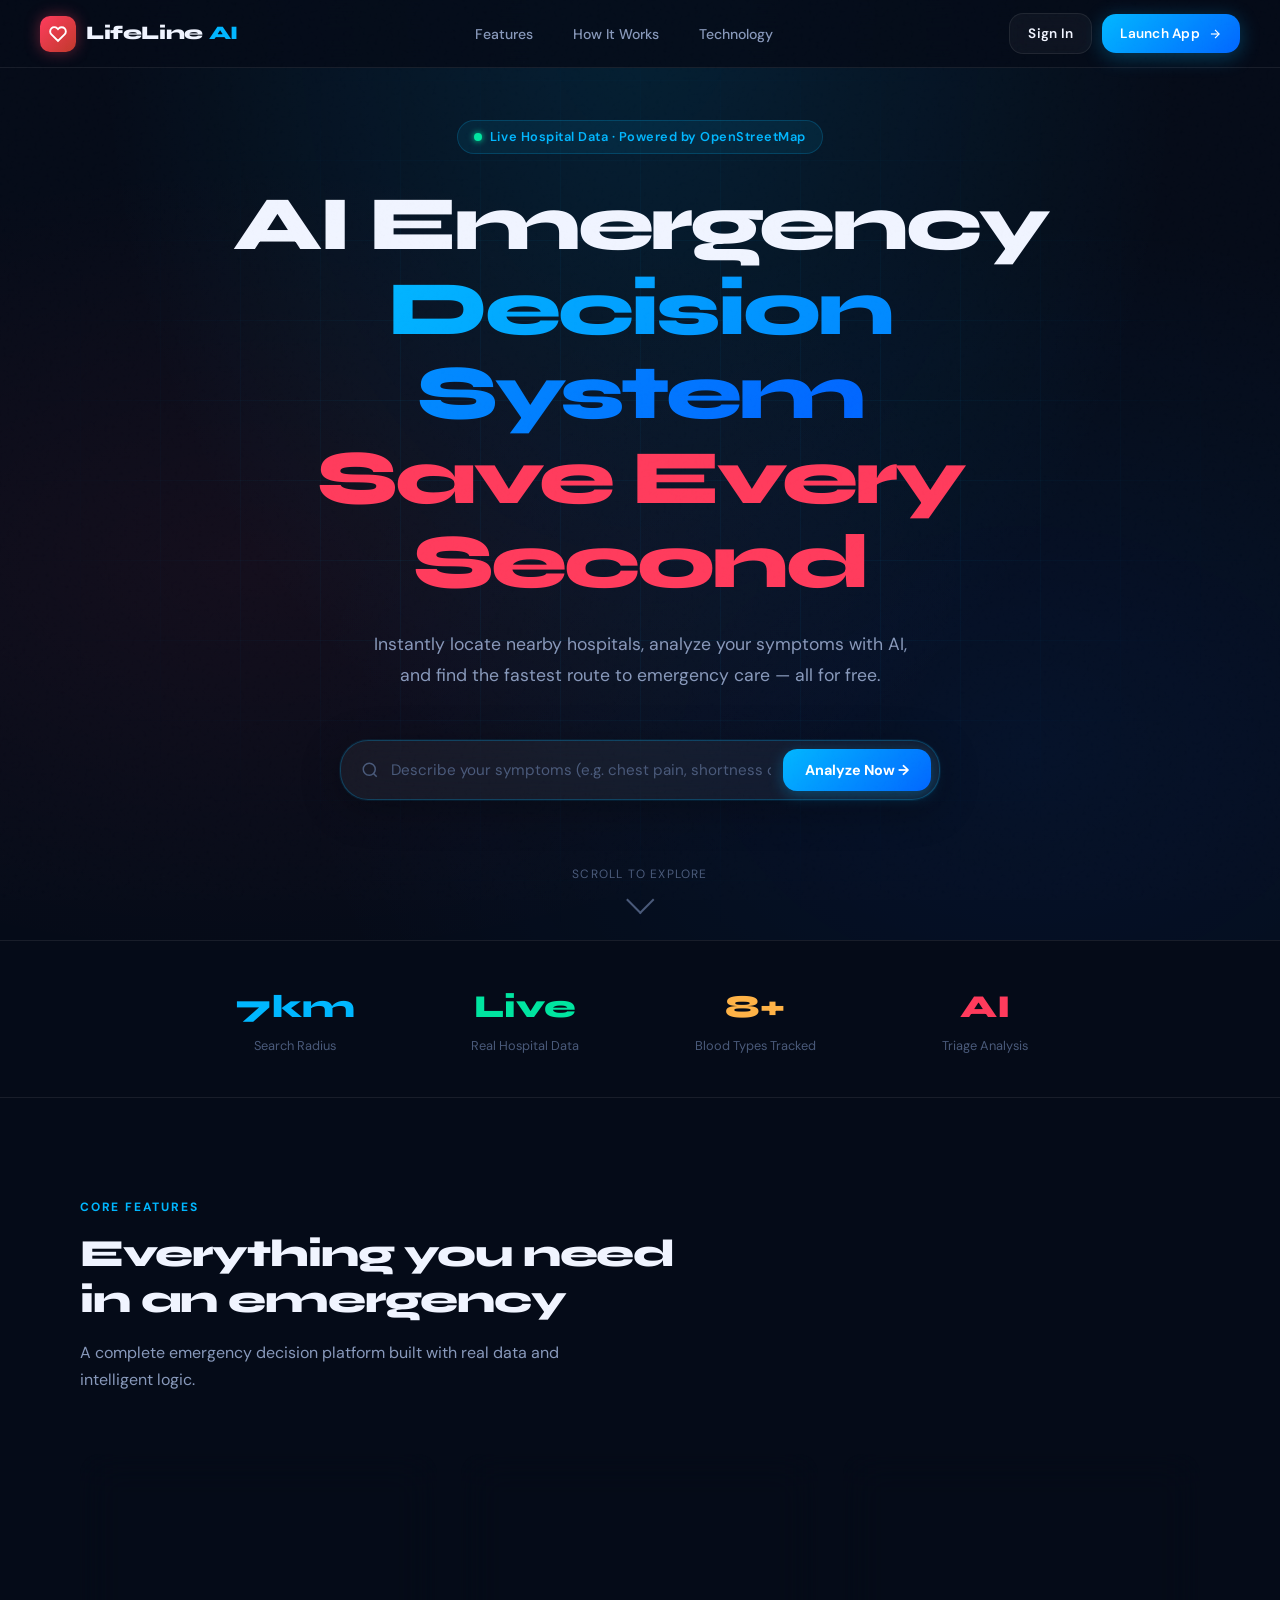
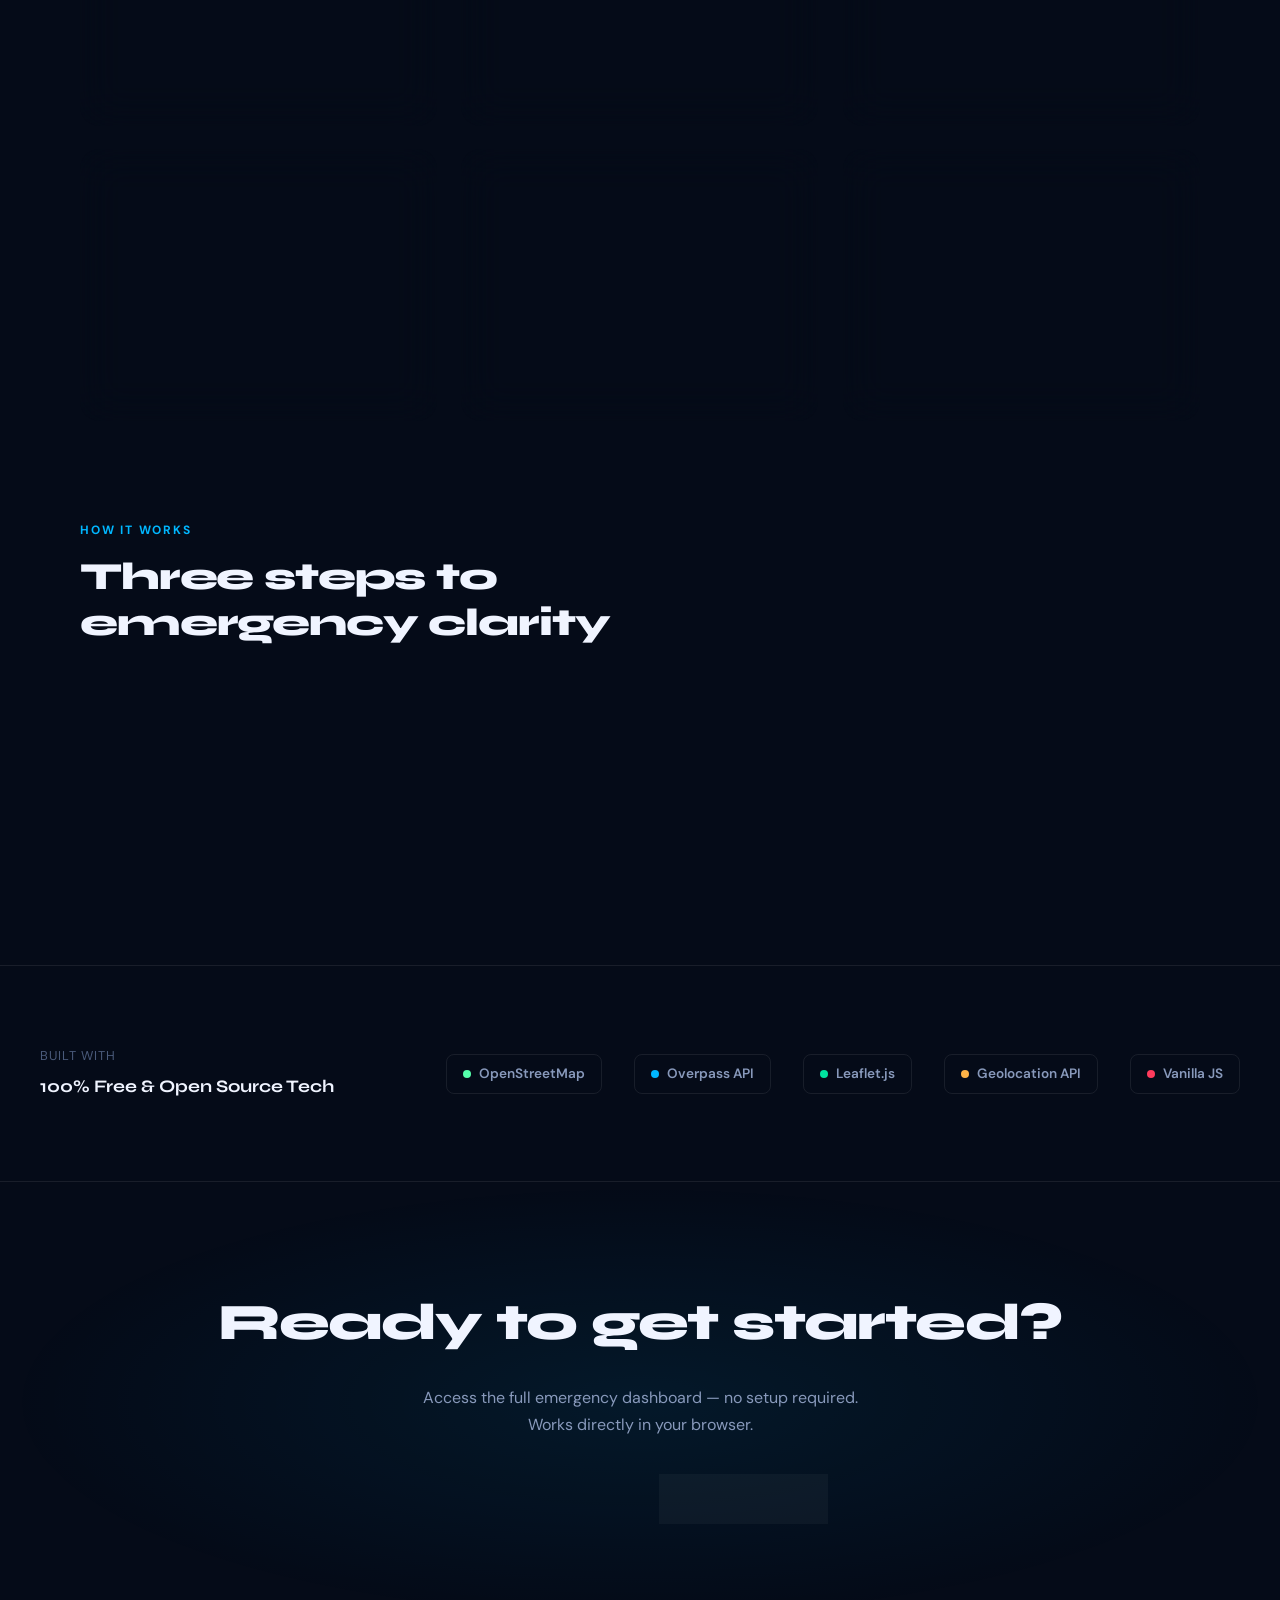
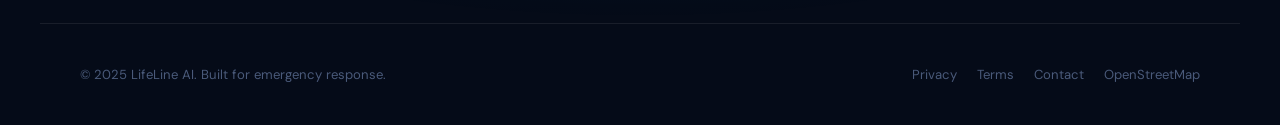
<file: Lifeline-AI-main/Lifeline-AI-main/index.html>
<!DOCTYPE html>
<html lang="en">
<head>
  <meta charset="UTF-8" />
  <meta name="viewport" content="width=device-width, initial-scale=1.0" />
  <title>LifeLine AI – Real-Time Emergency Decision System</title>
  <meta name="description" content="AI-powered emergency decision system. Find nearby hospitals, analyze symptoms, and get real-time blood availability data." />
  <link rel="stylesheet" href="css/main.css" />
  <link rel="stylesheet" href="css/animations.css" />
</head>
<body>

  <!-- ── Navbar ── -->
  <nav class="navbar">
    <a href="index.html" class="nav-logo">
      <div class="nav-logo-icon">
        <svg viewBox="0 0 24 24" fill="none" stroke="currentColor" stroke-width="2.5">
          <path d="M20.84 4.61a5.5 5.5 0 0 0-7.78 0L12 5.67l-1.06-1.06a5.5 5.5 0 0 0-7.78 7.78l1.06 1.06L12 21.23l7.78-7.78 1.06-1.06a5.5 5.5 0 0 0 0-7.78z"/>
        </svg>
      </div>
      <span class="nav-logo-text">LifeLine <span>AI</span></span>
    </a>

    <ul class="nav-links">
      <li><a href="#features">Features</a></li>
      <li><a href="#how-it-works">How It Works</a></li>
      <li><a href="#tech">Technology</a></li>
    </ul>

    <div class="nav-actions">
      <a href="login.html" class="btn btn-ghost" style="padding:9px 18px;font-size:0.85rem">Sign In</a>
      <a href="dashboard.html" class="btn btn-primary" style="padding:9px 18px;font-size:0.85rem">
        Launch App
        <svg viewBox="0 0 24 24" fill="none" stroke="currentColor" stroke-width="2" style="width:14px;height:14px">
          <line x1="5" y1="12" x2="19" y2="12"/>
          <polyline points="12 5 19 12 12 19"/>
        </svg>
      </a>
    </div>
  </nav>

  <!-- ── Hero ── -->
  <section class="hero">
    <div class="hero-bg"></div>
    <div class="hero-grid"></div>

    <div class="hero-badge animate-fade-in">
      <span class="pulse-dot green"></span>
      Live Hospital Data · Powered by OpenStreetMap
    </div>

    <h1 class="hero-title animate-fade-in-up delay-100">
      AI Emergency<br>
      <span class="hl-gradient">Decision System</span><br>
      <span class="hl-red">Save Every Second</span>
    </h1>

    <p class="hero-sub animate-fade-in-up delay-200">
      Instantly locate nearby hospitals, analyze your symptoms with AI, and find the fastest route to emergency care — all for free.
    </p>

    <div class="hero-input-box animate-fade-in-up delay-300">
      <svg viewBox="0 0 24 24" fill="none" stroke="currentColor" stroke-width="2" style="width:18px;height:18px;color:var(--text-muted);flex-shrink:0">
        <circle cx="11" cy="11" r="8"/><path d="m21 21-4.35-4.35"/>
      </svg>
      <input
        class="hero-input"
        type="text"
        placeholder="Describe your symptoms (e.g. chest pain, shortness of breath)..."
        id="heroSymptomInput"
        onkeypress="handleHeroEnter(event)"
      />
      <button class="hero-input-btn" onclick="launchWithSymptom()">
        Analyze Now →
      </button>
    </div>

    <div class="hero-scroll-hint">
      <span>Scroll to explore</span>
      <div class="hero-scroll-arrow"></div>
    </div>
  </section>

  <!-- ── Stats Bar ── -->
  <section style="border-top:1px solid var(--border);border-bottom:1px solid var(--border);padding:40px">
    <div style="max-width:900px;margin:0 auto;display:grid;grid-template-columns:repeat(4,1fr);gap:20px;text-align:center">
      <div class="animate-fade-in-up delay-100">
        <div style="font-family:var(--font-display);font-size:2rem;font-weight:800;color:var(--accent-primary)">7km</div>
        <div style="font-size:0.8rem;color:var(--text-muted);margin-top:4px">Search Radius</div>
      </div>
      <div class="animate-fade-in-up delay-200">
        <div style="font-family:var(--font-display);font-size:2rem;font-weight:800;color:var(--accent-success)">Live</div>
        <div style="font-size:0.8rem;color:var(--text-muted);margin-top:4px">Real Hospital Data</div>
      </div>
      <div class="animate-fade-in-up delay-300">
        <div style="font-family:var(--font-display);font-size:2rem;font-weight:800;color:var(--accent-warning)">8+</div>
        <div style="font-size:0.8rem;color:var(--text-muted);margin-top:4px">Blood Types Tracked</div>
      </div>
      <div class="animate-fade-in-up delay-400">
        <div style="font-family:var(--font-display);font-size:2rem;font-weight:800;color:var(--accent-emergency)">AI</div>
        <div style="font-size:0.8rem;color:var(--text-muted);margin-top:4px">Triage Analysis</div>
      </div>
    </div>
  </section>

  <!-- ── Features ── -->
  <section class="section" id="features">
    <div class="section-label">Core Features</div>
    <h2 class="section-title">Everything you need in an emergency</h2>
    <p class="section-sub">A complete emergency decision platform built with real data and intelligent logic.</p>

    <div class="features-grid stagger-list">
      <div class="feature-card glass-card">
        <div class="feature-icon fi-blue">
          <svg viewBox="0 0 24 24" fill="none" stroke="currentColor" stroke-width="2">
            <path d="M9 3H5a2 2 0 0 0-2 2v4m6-6h10a2 2 0 0 1 2 2v4M9 3v18m0 0h10a2 2 0 0 0 2-2V9M9 21H5a2 2 0 0 1-2-2V9m0 0h18"/>
          </svg>
        </div>
        <div class="feature-title">Smart Navigation</div>
        <div class="feature-desc">Uses your GPS location and OpenStreetMap Overpass API to find real hospitals within 7km radius in real time.</div>
      </div>

      <div class="feature-card glass-card">
        <div class="feature-icon fi-red">
          <svg viewBox="0 0 24 24" fill="none" stroke="currentColor" stroke-width="2">
            <path d="M20.84 4.61a5.5 5.5 0 0 0-7.78 0L12 5.67l-1.06-1.06a5.5 5.5 0 0 0-7.78 7.78l1.06 1.06L12 21.23l7.78-7.78 1.06-1.06a5.5 5.5 0 0 0 0-7.78z"/>
          </svg>
        </div>
        <div class="feature-title">AI Symptom Analysis</div>
        <div class="feature-desc">Describe your symptoms and get instant AI triage: urgency level, likely condition, recommended department, and action steps.</div>
      </div>

      <div class="feature-card glass-card">
        <div class="feature-icon fi-green">
          <svg viewBox="0 0 24 24" fill="none" stroke="currentColor" stroke-width="2">
            <path d="M12 2C6 8 4 12 4 15a8 8 0 0 0 16 0c0-3-2-7-8-13z"/>
          </svg>
        </div>
        <div class="feature-title">Blood Availability</div>
        <div class="feature-desc">Real-time blood bank data showing all blood groups (A+, B+, O-, AB+ etc.) across nearby hospitals with unit counts.</div>
      </div>

      <div class="feature-card glass-card">
        <div class="feature-icon fi-blue">
          <svg viewBox="0 0 24 24" fill="none" stroke="currentColor" stroke-width="2">
            <polygon points="1 6 1 22 8 18 16 22 23 18 23 2 16 6 8 2 1 6"/>
            <line x1="8" y1="2" x2="8" y2="18"/>
            <line x1="16" y1="6" x2="16" y2="22"/>
          </svg>
        </div>
        <div class="feature-title">Live Interactive Map</div>
        <div class="feature-desc">Powered by Leaflet.js and OpenStreetMap. See your location and all hospitals pinned on a live map with popup details.</div>
      </div>

      <div class="feature-card glass-card">
        <div class="feature-icon fi-red">
          <svg viewBox="0 0 24 24" fill="none" stroke="currentColor" stroke-width="2">
            <circle cx="12" cy="12" r="3"/>
            <path d="M12 1v2M12 21v2M4.22 4.22l1.42 1.42M18.36 18.36l1.42 1.42M1 12h2M21 12h2M4.22 19.78l1.42-1.42M18.36 5.64l1.42-1.42"/>
          </svg>
        </div>
        <div class="feature-title">Decision Engine</div>
        <div class="feature-desc">Intelligent ranking algorithm weighs distance, wait time, and availability to recommend the single best hospital for your situation.</div>
      </div>

      <div class="feature-card glass-card">
        <div class="feature-icon fi-green">
          <svg viewBox="0 0 24 24" fill="none" stroke="currentColor" stroke-width="2">
            <path d="M17 21v-2a4 4 0 0 0-4-4H5a4 4 0 0 0-4 4v2"/>
            <circle cx="9" cy="7" r="4"/>
            <path d="M23 21v-2a4 4 0 0 0-3-3.87"/>
            <path d="M16 3.13a4 4 0 0 1 0 7.75"/>
          </svg>
        </div>
        <div class="feature-title">Doctor Availability</div>
        <div class="feature-desc">Each hospital card shows estimated doctors on duty, wait time, and bed availability — helping you choose wisely under pressure.</div>
      </div>
    </div>
  </section>

  <!-- ── How It Works ── -->
  <section class="section" id="how-it-works" style="padding-top:0">
    <div class="section-label">How It Works</div>
    <h2 class="section-title">Three steps to emergency clarity</h2>

    <div style="display:grid;grid-template-columns:repeat(auto-fit,minmax(260px,1fr));gap:24px;margin-top:48px">
      <div style="position:relative" class="animate-fade-in-up delay-100">
        <div style="position:absolute;top:-8px;left:-8px;width:32px;height:32px;background:var(--gradient-accent);border-radius:8px;display:flex;align-items:center;justify-content:center;font-family:var(--font-display);font-size:0.9rem;font-weight:800;z-index:1">1</div>
        <div class="glass-card" style="padding:28px;padding-top:36px">
          <div style="font-family:var(--font-display);font-size:1rem;font-weight:700;margin-bottom:10px">Describe Symptoms</div>
          <div style="font-size:0.85rem;color:var(--text-secondary);line-height:1.7">Type what you're feeling. Our AI analyzes keywords and severity to classify urgency and suggest a department.</div>
        </div>
      </div>

      <div style="position:relative" class="animate-fade-in-up delay-200">
        <div style="position:absolute;top:-8px;left:-8px;width:32px;height:32px;background:var(--gradient-accent);border-radius:8px;display:flex;align-items:center;justify-content:center;font-family:var(--font-display);font-size:0.9rem;font-weight:800;z-index:1">2</div>
        <div class="glass-card" style="padding:28px;padding-top:36px">
          <div style="font-family:var(--font-display);font-size:1rem;font-weight:700;margin-bottom:10px">Find Hospitals</div>
          <div style="font-size:0.85rem;color:var(--text-secondary);line-height:1.7">We use your GPS + OpenStreetMap to find real hospitals within 7km and display them on an interactive live map.</div>
        </div>
      </div>

      <div style="position:relative" class="animate-fade-in-up delay-300">
        <div style="position:absolute;top:-8px;left:-8px;width:32px;height:32px;background:var(--gradient-emergency);border-radius:8px;display:flex;align-items:center;justify-content:center;font-family:var(--font-display);font-size:0.9rem;font-weight:800;z-index:1">3</div>
        <div class="glass-card" style="padding:28px;padding-top:36px">
          <div style="font-family:var(--font-display);font-size:1rem;font-weight:700;margin-bottom:10px">Get Best Recommendation</div>
          <div style="font-size:0.85rem;color:var(--text-secondary);line-height:1.7">Our decision engine ranks all hospitals by distance + wait time + availability and shows you the single best option.</div>
        </div>
      </div>
    </div>
  </section>

  <!-- ── Tech Stack ── -->
  <div class="tech-section" id="tech">
    <div class="tech-inner">
      <div>
        <div class="tech-label">Built With</div>
        <div style="font-family:var(--font-display);font-size:1.1rem;font-weight:700;margin-top:6px">100% Free & Open Source Tech</div>
      </div>
      <div class="tech-logos">
        <div class="tech-item">
          <span class="tech-item-dot" style="background:#5fa"],3bc"></span>
          OpenStreetMap
        </div>
        <div class="tech-item">
          <span class="tech-item-dot" style="background:#00b7ff"></span>
          Overpass API
        </div>
        <div class="tech-item">
          <span class="tech-item-dot" style="background:#00e5a0"></span>
          Leaflet.js
        </div>
        <div class="tech-item">
          <span class="tech-item-dot" style="background:#ffb347"></span>
          Geolocation API
        </div>
        <div class="tech-item">
          <span class="tech-item-dot" style="background:#ff3b5c"></span>
          Vanilla JS
        </div>
      </div>
    </div>
  </div>

  <!-- ── CTA ── -->
  <section class="cta-section">
    <div class="cta-bg"></div>
    <h2 class="cta-title animate-fade-in-up">Ready to get started?</h2>
    <p class="cta-sub animate-fade-in-up delay-100">
      Access the full emergency dashboard — no setup required. Works directly in your browser.
    </p>
    <div class="cta-actions animate-fade-in-up delay-200">
      <a href="dashboard.html" class="btn btn-primary">
        Open Dashboard
        <svg viewBox="0 0 24 24" fill="none" stroke="currentColor" stroke-width="2" style="width:14px;height:14px">
          <line x1="5" y1="12" x2="19" y2="12"/>
          <polyline points="12 5 19 12 12 19"/>
        </svg>
      </a>
      <a href="login.html" class="btn btn-ghost">Create Account</a>
    </div>
  </section>

  <!-- ── Footer ── -->
  <footer>
    <div class="footer">
      <div class="footer-copy">© 2025 LifeLine AI. Built for emergency response.</div>
      <div class="footer-links">
        <a href="#">Privacy</a>
        <a href="#">Terms</a>
        <a href="#">Contact</a>
        <a href="https://www.openstreetmap.org" target="_blank">OpenStreetMap</a>
      </div>
    </div>
  </footer>

  <script>
    function handleHeroEnter(e) {
      if (e.key === "Enter") launchWithSymptom();
    }
    function launchWithSymptom() {
      const val = document.getElementById("heroSymptomInput").value.trim();
      if (val) sessionStorage.setItem("hero_symptom", val);
      window.location.href = "dashboard.html";
    }

    // Intersection Observer for scroll animations
    const observer = new IntersectionObserver((entries) => {
      entries.forEach(e => {
        if (e.isIntersecting) {
          e.target.style.opacity = "1";
          e.target.style.transform = "translateY(0)";
        }
      });
    }, { threshold: 0.1 });

    document.querySelectorAll(".glass-card, .animate-fade-in-up").forEach(el => {
      el.style.opacity = "0";
      el.style.transform = "translateY(20px)";
      el.style.transition = "opacity 0.5s ease, transform 0.5s ease";
      observer.observe(el);
    });
  </script>
</body>
</html>
</file>
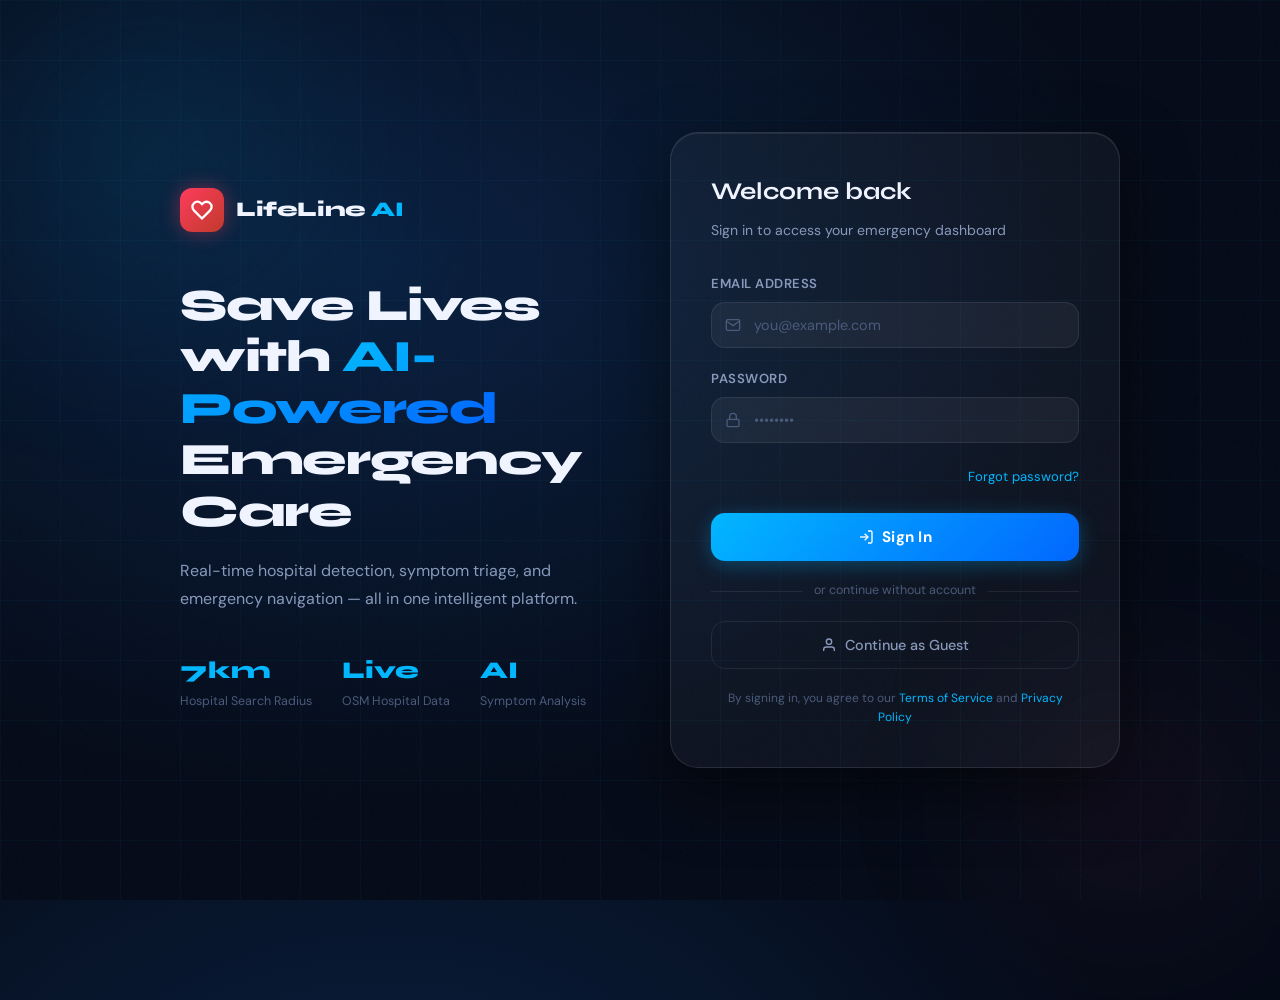
<file: Lifeline-AI-main/Lifeline-AI-main/login.html>
<!DOCTYPE html>
<html lang="en">
<head>
  <meta charset="UTF-8" />
  <meta name="viewport" content="width=device-width, initial-scale=1.0" />
  <title>LifeLine AI – Login</title>
  <link rel="stylesheet" href="css/main.css" />
  <link rel="stylesheet" href="css/animations.css" />
</head>
<body class="login-page">

  <!-- Background FX -->
  <div class="login-bg-orb login-bg-orb-1 float-orb"></div>
  <div class="login-bg-orb login-bg-orb-2 float-orb-2"></div>
  <div class="login-bg-grid"></div>

  <div class="login-container page-enter">

    <!-- Left: Branding -->
    <div class="login-branding animate-fade-in-up">
      <div class="login-logo">
        <div class="login-logo-icon">
          <svg viewBox="0 0 24 24" fill="none" stroke="currentColor" stroke-width="2.5">
            <path d="M20.84 4.61a5.5 5.5 0 0 0-7.78 0L12 5.67l-1.06-1.06a5.5 5.5 0 0 0-7.78 7.78l1.06 1.06L12 21.23l7.78-7.78 1.06-1.06a5.5 5.5 0 0 0 0-7.78z"/>
          </svg>
        </div>
        <div class="login-logo-text">LifeLine <span>AI</span></div>
      </div>

      <h1 class="login-headline">
        Save Lives<br>
        with <span class="hl-accent">AI-Powered</span><br>
        Emergency Care
      </h1>
      <p class="login-subtitle">
        Real-time hospital detection, symptom triage, and emergency navigation — all in one intelligent platform.
      </p>

      <div class="login-stats">
        <div class="login-stat">
          <div class="login-stat-value">7km</div>
          <div class="login-stat-label">Hospital Search Radius</div>
        </div>
        <div class="login-stat">
          <div class="login-stat-value">Live</div>
          <div class="login-stat-label">OSM Hospital Data</div>
        </div>
        <div class="login-stat">
          <div class="login-stat-value">AI</div>
          <div class="login-stat-label">Symptom Analysis</div>
        </div>
      </div>
    </div>

    <!-- Right: Login Card -->
    <div class="login-card animate-fade-in-up delay-200">
      <div class="login-card-title">Welcome back</div>
      <div class="login-card-sub">Sign in to access your emergency dashboard</div>

      <div id="loginError" class="login-error">
        Invalid email or password. Please try again.
      </div>

      <form id="loginForm" onsubmit="handleLogin(event)">
        <div class="form-group">
          <label class="form-label">Email Address</label>
          <div class="form-input-wrapper">
            <svg class="form-input-icon" viewBox="0 0 24 24" fill="none" stroke="currentColor" stroke-width="2">
              <path d="M4 4h16c1.1 0 2 .9 2 2v12c0 1.1-.9 2-2 2H4c-1.1 0-2-.9-2-2V6c0-1.1.9-2 2-2z"/>
              <polyline points="22,6 12,13 2,6"/>
            </svg>
            <input
              class="form-input"
              type="email"
              id="emailInput"
              placeholder="you@example.com"
              autocomplete="email"
              required
            />
          </div>
        </div>

        <div class="form-group">
          <label class="form-label">Password</label>
          <div class="form-input-wrapper">
            <svg class="form-input-icon" viewBox="0 0 24 24" fill="none" stroke="currentColor" stroke-width="2">
              <rect x="3" y="11" width="18" height="11" rx="2" ry="2"/>
              <path d="M7 11V7a5 5 0 0 1 10 0v4"/>
            </svg>
            <input
              class="form-input"
              type="password"
              id="passwordInput"
              placeholder="••••••••"
              autocomplete="current-password"
              required
            />
          </div>
        </div>

        <div class="form-forgot">
          <a href="#">Forgot password?</a>
        </div>

        <button type="submit" class="login-btn-primary" id="loginBtn">
          <svg viewBox="0 0 24 24" fill="none" stroke="currentColor" stroke-width="2" style="width:16px;height:16px">
            <path d="M15 3h4a2 2 0 0 1 2 2v14a2 2 0 0 1-2 2h-4"/>
            <polyline points="10 17 15 12 10 7"/>
            <line x1="15" y1="12" x2="3" y2="12"/>
          </svg>
          Sign In
        </button>
      </form>

      <div class="login-divider">
        <span>or continue without account</span>
      </div>

      <button class="login-btn-guest" onclick="continueAsGuest()">
        <svg viewBox="0 0 24 24" fill="none" stroke="currentColor" stroke-width="2" style="width:16px;height:16px">
          <path d="M20 21v-2a4 4 0 0 0-4-4H8a4 4 0 0 0-4 4v2"/>
          <circle cx="12" cy="7" r="4"/>
        </svg>
        Continue as Guest
      </button>

      <p style="text-align:center;font-size:0.75rem;color:var(--text-muted);margin-top:20px">
        By signing in, you agree to our
        <a href="#" style="color:var(--accent-primary)">Terms of Service</a> and
        <a href="#" style="color:var(--accent-primary)">Privacy Policy</a>
      </p>
    </div>
  </div>

  <script>
    // Demo credentials
    const DEMO_USERS = [
      { email: "demo@lifeline.ai", password: "demo123", name: "Demo User", role: "Patient", initials: "DU" },
      { email: "admin@lifeline.ai", password: "admin123", name: "Dr. Admin", role: "Medical Staff", initials: "DA" },
    ];

    function handleLogin(e) {
      e.preventDefault();
      const email = document.getElementById("emailInput").value.trim();
      const password = document.getElementById("passwordInput").value;
      const btn = document.getElementById("loginBtn");
      const errorEl = document.getElementById("loginError");

      btn.disabled = true;
      btn.innerHTML = '<span class="spinner"></span> Signing in...';
      errorEl.style.display = "none";

      setTimeout(() => {
        const user = DEMO_USERS.find(u => u.email === email && u.password === password);
        if (user) {
          sessionStorage.setItem("lifeline_user", JSON.stringify(user));
          btn.innerHTML = '✓ Success! Redirecting...';
          btn.style.background = 'linear-gradient(135deg,#00e5a0,#00b7a0)';
          setTimeout(() => { window.location.href = "dashboard.html"; }, 600);
        } else {
          btn.disabled = false;
          btn.innerHTML = '<svg viewBox="0 0 24 24" fill="none" stroke="currentColor" stroke-width="2" style="width:16px;height:16px"><path d="M15 3h4a2 2 0 0 1 2 2v14a2 2 0 0 1-2 2h-4"/><polyline points="10 17 15 12 10 7"/><line x1="15" y1="12" x2="3" y2="12"/></svg> Sign In';
          errorEl.style.display = "block";
        }
      }, 900);
    }

    function continueAsGuest() {
      const guest = { name: "Guest User", role: "Patient", initials: "GU" };
      sessionStorage.setItem("lifeline_user", JSON.stringify(guest));
      window.location.href = "dashboard.html";
    }
  </script>
</body>
</html>
</file>
<file: Lifeline-AI-main/Lifeline-AI-main/css/main.css>
/* =============================================
   LifeLine AI – main.css
   Production-grade stylesheet
   ============================================= */

@import url('https://fonts.googleapis.com/css2?family=Syne:wght@400;500;600;700;800&family=DM+Sans:ital,wght@0,300;0,400;0,500;0,600;1,400&display=swap');

/* ── CSS Variables ── */
:root {
  --bg-primary: #050b18;
  --bg-secondary: #080f1f;
  --bg-card: rgba(255, 255, 255, 0.04);
  --bg-card-hover: rgba(255, 255, 255, 0.07);
  --border: rgba(255, 255, 255, 0.08);
  --border-glow: rgba(0, 183, 255, 0.3);

  --accent-primary: #00b7ff;
  --accent-secondary: #0066ff;
  --accent-emergency: #ff3b5c;
  --accent-success: #00e5a0;
  --accent-warning: #ffb347;

  --text-primary: #f0f4ff;
  --text-secondary: #8899bb;
  --text-muted: #4a5a7a;

  --gradient-hero: linear-gradient(135deg, #050b18 0%, #0a1628 50%, #050b18 100%);
  --gradient-accent: linear-gradient(135deg, #00b7ff, #0066ff);
  --gradient-emergency: linear-gradient(135deg, #ff3b5c, #c0392b);
  --gradient-card: linear-gradient(145deg, rgba(0,183,255,0.06), rgba(0,102,255,0.03));

  --shadow-card: 0 8px 32px rgba(0, 0, 0, 0.4);
  --shadow-glow: 0 0 30px rgba(0, 183, 255, 0.15);
  --shadow-emergency: 0 0 40px rgba(255, 59, 92, 0.2);

  --radius-sm: 8px;
  --radius-md: 14px;
  --radius-lg: 20px;
  --radius-xl: 28px;

  --font-display: 'Syne', sans-serif;
  --font-body: 'DM Sans', sans-serif;

  --sidebar-width: 240px;
  --topbar-height: 64px;
  --transition: 0.2s cubic-bezier(0.4, 0, 0.2, 1);
}

/* ── Reset ── */
*, *::before, *::after { box-sizing: border-box; margin: 0; padding: 0; }

html { scroll-behavior: smooth; }

body {
  font-family: var(--font-body);
  background: var(--bg-primary);
  color: var(--text-primary);
  line-height: 1.6;
  min-height: 100vh;
  overflow-x: hidden;
}

a { color: inherit; text-decoration: none; }
button { font-family: var(--font-body); cursor: pointer; border: none; outline: none; }
input, textarea { font-family: var(--font-body); outline: none; border: none; }
img { max-width: 100%; display: block; }

/* ── Scrollbar ── */
::-webkit-scrollbar { width: 6px; }
::-webkit-scrollbar-track { background: var(--bg-secondary); }
::-webkit-scrollbar-thumb { background: rgba(0,183,255,0.3); border-radius: 3px; }
::-webkit-scrollbar-thumb:hover { background: rgba(0,183,255,0.5); }

/* ── Typography ── */
h1, h2, h3, h4, h5 { font-family: var(--font-display); font-weight: 700; }

/* =============================================
   SHARED COMPONENTS
   ============================================= */

.btn {
  display: inline-flex;
  align-items: center;
  gap: 8px;
  padding: 12px 24px;
  border-radius: var(--radius-md);
  font-family: var(--font-body);
  font-size: 0.9rem;
  font-weight: 600;
  transition: all var(--transition);
  cursor: pointer;
  letter-spacing: 0.02em;
}

.btn-primary {
  background: var(--gradient-accent);
  color: #fff;
  box-shadow: 0 4px 20px rgba(0, 183, 255, 0.3);
}
.btn-primary:hover {
  transform: translateY(-2px);
  box-shadow: 0 8px 30px rgba(0, 183, 255, 0.45);
}

.btn-emergency {
  background: var(--gradient-emergency);
  color: #fff;
  box-shadow: 0 4px 20px rgba(255, 59, 92, 0.3);
}
.btn-emergency:hover {
  transform: translateY(-2px);
  box-shadow: 0 8px 30px rgba(255, 59, 92, 0.45);
}

.btn-ghost {
  background: var(--bg-card);
  color: var(--text-primary);
  border: 1px solid var(--border);
  backdrop-filter: blur(10px);
}
.btn-ghost:hover {
  background: var(--bg-card-hover);
  border-color: var(--border-glow);
  transform: translateY(-2px);
}

.glass-card {
  background: var(--gradient-card);
  backdrop-filter: blur(20px);
  -webkit-backdrop-filter: blur(20px);
  border: 1px solid var(--border);
  border-radius: var(--radius-lg);
  box-shadow: var(--shadow-card);
  transition: all var(--transition);
}
.glass-card:hover {
  border-color: rgba(0, 183, 255, 0.2);
  box-shadow: var(--shadow-card), var(--shadow-glow);
  transform: translateY(-2px);
}

.badge {
  display: inline-flex;
  align-items: center;
  gap: 5px;
  padding: 4px 10px;
  border-radius: 20px;
  font-size: 0.75rem;
  font-weight: 600;
  letter-spacing: 0.04em;
}
.badge-success { background: rgba(0,229,160,0.12); color: var(--accent-success); border: 1px solid rgba(0,229,160,0.2); }
.badge-warning { background: rgba(255,179,71,0.12); color: var(--accent-warning); border: 1px solid rgba(255,179,71,0.2); }
.badge-danger  { background: rgba(255,59,92,0.12);  color: var(--accent-emergency); border: 1px solid rgba(255,59,92,0.2); }
.badge-info    { background: rgba(0,183,255,0.12);  color: var(--accent-primary); border: 1px solid rgba(0,183,255,0.2); }

.pulse-dot {
  width: 8px; height: 8px;
  border-radius: 50%;
  display: inline-block;
}
.pulse-dot.green { background: var(--accent-success); box-shadow: 0 0 6px var(--accent-success); }
.pulse-dot.red   { background: var(--accent-emergency); box-shadow: 0 0 6px var(--accent-emergency); }
.pulse-dot.yellow{ background: var(--accent-warning); box-shadow: 0 0 6px var(--accent-warning); }

/* ── Loading Spinner ── */
.spinner {
  width: 20px; height: 20px;
  border: 2px solid rgba(0,183,255,0.2);
  border-top-color: var(--accent-primary);
  border-radius: 50%;
  animation: spin 0.7s linear infinite;
  display: inline-block;
}

/* ── Noise texture overlay ── */
body::before {
  content: '';
  position: fixed;
  inset: 0;
  background-image: url("data:image/svg+xml,%3Csvg viewBox='0 0 256 256' xmlns='http://www.w3.org/2000/svg'%3E%3Cfilter id='noise'%3E%3CfeTurbulence type='fractalNoise' baseFrequency='0.9' numOctaves='4' stitchTiles='stitch'/%3E%3C/filter%3E%3Crect width='100%25' height='100%25' filter='url(%23noise)' opacity='0.03'/%3E%3C/svg%3E");
  pointer-events: none;
  z-index: 9999;
  opacity: 0.5;
}

/* =============================================
   LOGIN PAGE
   ============================================= */

.login-page {
  min-height: 100vh;
  display: flex;
  align-items: center;
  justify-content: center;
  background: radial-gradient(ellipse at 30% 30%, #0a2040 0%, #050b18 60%),
              radial-gradient(ellipse at 70% 80%, #0a1535 0%, transparent 60%);
  padding: 20px;
  position: relative;
  overflow: hidden;
}

.login-bg-orb {
  position: absolute;
  border-radius: 50%;
  filter: blur(80px);
  pointer-events: none;
}
.login-bg-orb-1 {
  width: 500px; height: 500px;
  background: radial-gradient(circle, rgba(0,183,255,0.12), transparent 70%);
  top: -100px; left: -100px;
}
.login-bg-orb-2 {
  width: 400px; height: 400px;
  background: radial-gradient(circle, rgba(255,59,92,0.08), transparent 70%);
  bottom: -100px; right: -50px;
}
.login-bg-grid {
  position: absolute;
  inset: 0;
  background-image:
    linear-gradient(rgba(0,183,255,0.04) 1px, transparent 1px),
    linear-gradient(90deg, rgba(0,183,255,0.04) 1px, transparent 1px);
  background-size: 60px 60px;
  pointer-events: none;
}

.login-container {
  position: relative;
  z-index: 10;
  display: grid;
  grid-template-columns: 1fr 1fr;
  gap: 60px;
  max-width: 960px;
  width: 100%;
  align-items: center;
}

.login-branding { padding: 20px; }
.login-logo {
  display: flex;
  align-items: center;
  gap: 12px;
  margin-bottom: 48px;
}
.login-logo-icon {
  width: 44px; height: 44px;
  background: var(--gradient-emergency);
  border-radius: 12px;
  display: flex;
  align-items: center;
  justify-content: center;
  box-shadow: 0 0 20px rgba(255,59,92,0.4);
}
.login-logo-icon svg { width: 22px; height: 22px; color: white; }
.login-logo-text {
  font-family: var(--font-display);
  font-size: 1.3rem;
  font-weight: 800;
  letter-spacing: -0.02em;
}
.login-logo-text span { color: var(--accent-primary); }

.login-headline {
  font-family: var(--font-display);
  font-size: 2.8rem;
  font-weight: 800;
  line-height: 1.15;
  letter-spacing: -0.03em;
  margin-bottom: 20px;
}
.login-headline .hl-accent { 
  background: var(--gradient-accent);
  -webkit-background-clip: text;
  -webkit-text-fill-color: transparent;
  background-clip: text;
}
.login-subtitle {
  color: var(--text-secondary);
  font-size: 1rem;
  line-height: 1.7;
  margin-bottom: 40px;
}
.login-stats {
  display: flex;
  gap: 30px;
}
.login-stat { text-align: left; }
.login-stat-value {
  font-family: var(--font-display);
  font-size: 1.5rem;
  font-weight: 800;
  color: var(--accent-primary);
}
.login-stat-label { font-size: 0.78rem; color: var(--text-muted); margin-top: 2px; }

.login-card {
  background: rgba(255,255,255,0.04);
  backdrop-filter: blur(24px);
  -webkit-backdrop-filter: blur(24px);
  border: 1px solid rgba(255,255,255,0.1);
  border-radius: var(--radius-xl);
  padding: 40px;
  box-shadow: 0 24px 64px rgba(0,0,0,0.5), inset 0 1px 0 rgba(255,255,255,0.08);
}

.login-card-title {
  font-family: var(--font-display);
  font-size: 1.5rem;
  font-weight: 700;
  margin-bottom: 8px;
}
.login-card-sub {
  color: var(--text-secondary);
  font-size: 0.88rem;
  margin-bottom: 32px;
}

.form-group {
  margin-bottom: 20px;
}
.form-label {
  display: block;
  font-size: 0.82rem;
  font-weight: 600;
  color: var(--text-secondary);
  margin-bottom: 8px;
  letter-spacing: 0.04em;
  text-transform: uppercase;
}
.form-input-wrapper {
  position: relative;
  display: flex;
  align-items: center;
}
.form-input-icon {
  position: absolute;
  left: 14px;
  width: 16px; height: 16px;
  color: var(--text-muted);
  pointer-events: none;
}
.form-input {
  width: 100%;
  padding: 13px 14px 13px 42px;
  background: rgba(255,255,255,0.05);
  border: 1px solid var(--border);
  border-radius: var(--radius-md);
  color: var(--text-primary);
  font-size: 0.9rem;
  transition: all var(--transition);
}
.form-input:focus {
  background: rgba(0,183,255,0.06);
  border-color: var(--accent-primary);
  box-shadow: 0 0 0 3px rgba(0,183,255,0.1);
}
.form-input::placeholder { color: var(--text-muted); }

.form-forgot {
  text-align: right;
  margin-bottom: 24px;
}
.form-forgot a {
  font-size: 0.82rem;
  color: var(--accent-primary);
  transition: opacity var(--transition);
}
.form-forgot a:hover { opacity: 0.7; }

.login-btn-primary {
  width: 100%;
  padding: 14px;
  background: var(--gradient-accent);
  color: white;
  border-radius: var(--radius-md);
  font-size: 0.95rem;
  font-weight: 700;
  letter-spacing: 0.02em;
  box-shadow: 0 4px 20px rgba(0,183,255,0.3);
  transition: all var(--transition);
  margin-bottom: 12px;
  display: flex;
  align-items: center;
  justify-content: center;
  gap: 8px;
}
.login-btn-primary:hover {
  transform: translateY(-2px);
  box-shadow: 0 8px 32px rgba(0,183,255,0.45);
}

.login-btn-guest {
  width: 100%;
  padding: 14px;
  background: transparent;
  color: var(--text-secondary);
  border: 1px solid var(--border);
  border-radius: var(--radius-md);
  font-size: 0.9rem;
  font-weight: 500;
  transition: all var(--transition);
  display: flex;
  align-items: center;
  justify-content: center;
  gap: 8px;
}
.login-btn-guest:hover {
  background: var(--bg-card);
  border-color: rgba(255,255,255,0.15);
  color: var(--text-primary);
}

.login-divider {
  display: flex;
  align-items: center;
  gap: 12px;
  margin: 20px 0;
}
.login-divider::before,
.login-divider::after {
  content: '';
  flex: 1;
  height: 1px;
  background: var(--border);
}
.login-divider span {
  font-size: 0.78rem;
  color: var(--text-muted);
  white-space: nowrap;
}

.login-error {
  background: rgba(255,59,92,0.1);
  border: 1px solid rgba(255,59,92,0.3);
  border-radius: var(--radius-sm);
  padding: 10px 14px;
  font-size: 0.83rem;
  color: #ff6b87;
  margin-bottom: 16px;
  display: none;
}

/* =============================================
   LANDING PAGE (index.html)
   ============================================= */

/* Navbar */
.navbar {
  position: fixed;
  top: 0; left: 0; right: 0;
  z-index: 100;
  display: flex;
  align-items: center;
  justify-content: space-between;
  padding: 0 40px;
  height: 68px;
  background: rgba(5,11,24,0.85);
  backdrop-filter: blur(20px);
  -webkit-backdrop-filter: blur(20px);
  border-bottom: 1px solid var(--border);
}

.nav-logo {
  display: flex;
  align-items: center;
  gap: 10px;
  font-family: var(--font-display);
  font-size: 1.2rem;
  font-weight: 800;
  letter-spacing: -0.02em;
}
.nav-logo-icon {
  width: 36px; height: 36px;
  background: var(--gradient-emergency);
  border-radius: 10px;
  display: flex;
  align-items: center;
  justify-content: center;
  box-shadow: 0 0 15px rgba(255,59,92,0.4);
}
.nav-logo-icon svg { width: 18px; height: 18px; color: white; }
.nav-logo-text span { color: var(--accent-primary); }

.nav-links {
  display: flex;
  align-items: center;
  gap: 8px;
  list-style: none;
}
.nav-links a {
  padding: 7px 16px;
  border-radius: 8px;
  font-size: 0.88rem;
  font-weight: 500;
  color: var(--text-secondary);
  transition: all var(--transition);
}
.nav-links a:hover { color: var(--text-primary); background: var(--bg-card); }

.nav-actions { display: flex; gap: 10px; align-items: center; }

/* Hero */
.hero {
  min-height: 100vh;
  display: flex;
  flex-direction: column;
  align-items: center;
  justify-content: center;
  text-align: center;
  padding: 120px 20px 80px;
  position: relative;
  overflow: hidden;
}

.hero-bg {
  position: absolute;
  inset: 0;
  background:
    radial-gradient(ellipse at 50% 0%, rgba(0,183,255,0.12) 0%, transparent 60%),
    radial-gradient(ellipse at 80% 80%, rgba(0,102,255,0.08) 0%, transparent 50%),
    radial-gradient(ellipse at 20% 60%, rgba(255,59,92,0.06) 0%, transparent 50%);
}
.hero-grid {
  position: absolute;
  inset: 0;
  background-image:
    linear-gradient(rgba(0,183,255,0.05) 1px, transparent 1px),
    linear-gradient(90deg, rgba(0,183,255,0.05) 1px, transparent 1px);
  background-size: 80px 80px;
  mask-image: radial-gradient(ellipse at center, black 30%, transparent 70%);
}

.hero-badge {
  display: inline-flex;
  align-items: center;
  gap: 8px;
  padding: 6px 16px;
  background: rgba(0,183,255,0.08);
  border: 1px solid rgba(0,183,255,0.2);
  border-radius: 20px;
  font-size: 0.8rem;
  font-weight: 600;
  color: var(--accent-primary);
  letter-spacing: 0.04em;
  margin-bottom: 28px;
  position: relative;
  z-index: 2;
}

.hero-title {
  font-family: var(--font-display);
  font-size: clamp(2.8rem, 6vw, 5.5rem);
  font-weight: 800;
  line-height: 1.1;
  letter-spacing: -0.04em;
  max-width: 900px;
  position: relative;
  z-index: 2;
  margin-bottom: 24px;
}
.hero-title .hl-gradient {
  background: linear-gradient(135deg, #00b7ff 0%, #0066ff 50%, #00b7ff 100%);
  background-size: 200% auto;
  -webkit-background-clip: text;
  -webkit-text-fill-color: transparent;
  background-clip: text;
  animation: gradientShift 3s ease-in-out infinite;
}
.hero-title .hl-red {
  color: var(--accent-emergency);
}

.hero-sub {
  font-size: 1.1rem;
  color: var(--text-secondary);
  max-width: 560px;
  line-height: 1.8;
  margin-bottom: 48px;
  position: relative;
  z-index: 2;
}

.hero-input-box {
  display: flex;
  align-items: center;
  gap: 12px;
  background: rgba(255,255,255,0.05);
  border: 1px solid rgba(0,183,255,0.25);
  border-radius: var(--radius-xl);
  padding: 8px 8px 8px 20px;
  max-width: 600px;
  width: 100%;
  position: relative;
  z-index: 2;
  backdrop-filter: blur(20px);
  box-shadow: 0 8px 40px rgba(0,0,0,0.3), 0 0 0 1px rgba(0,183,255,0.1);
  transition: all var(--transition);
  margin-bottom: 60px;
}
.hero-input-box:focus-within {
  border-color: var(--accent-primary);
  box-shadow: 0 8px 40px rgba(0,0,0,0.3), 0 0 20px rgba(0,183,255,0.15);
}
.hero-input {
  flex: 1;
  background: transparent;
  color: var(--text-primary);
  font-size: 0.95rem;
  padding: 8px 0;
}
.hero-input::placeholder { color: var(--text-muted); }
.hero-input-btn {
  padding: 12px 22px;
  background: var(--gradient-accent);
  border-radius: 14px;
  font-size: 0.9rem;
  font-weight: 700;
  color: white;
  white-space: nowrap;
  transition: all var(--transition);
  box-shadow: 0 4px 15px rgba(0,183,255,0.3);
}
.hero-input-btn:hover { transform: scale(1.03); box-shadow: 0 6px 20px rgba(0,183,255,0.45); }

.hero-scroll-hint {
  position: absolute;
  bottom: 30px;
  left: 50%;
  transform: translateX(-50%);
  z-index: 2;
  display: flex;
  flex-direction: column;
  align-items: center;
  gap: 6px;
  color: var(--text-muted);
  font-size: 0.75rem;
  letter-spacing: 0.1em;
  text-transform: uppercase;
}
.hero-scroll-arrow {
  width: 20px; height: 20px;
  border-right: 2px solid var(--text-muted);
  border-bottom: 2px solid var(--text-muted);
  transform: rotate(45deg);
  animation: bounceDown 1.5s ease-in-out infinite;
}

/* Features Section */
.section {
  padding: 100px 40px;
  max-width: 1200px;
  margin: 0 auto;
}
.section-label {
  font-size: 0.75rem;
  font-weight: 700;
  letter-spacing: 0.15em;
  text-transform: uppercase;
  color: var(--accent-primary);
  margin-bottom: 14px;
}
.section-title {
  font-family: var(--font-display);
  font-size: clamp(1.8rem, 3vw, 2.8rem);
  font-weight: 800;
  letter-spacing: -0.03em;
  max-width: 600px;
  margin-bottom: 16px;
  line-height: 1.2;
}
.section-sub {
  color: var(--text-secondary);
  font-size: 1rem;
  max-width: 480px;
  line-height: 1.7;
  margin-bottom: 60px;
}

.features-grid {
  display: grid;
  grid-template-columns: repeat(auto-fit, minmax(300px, 1fr));
  gap: 24px;
}
.feature-card {
  padding: 32px;
  position: relative;
  overflow: hidden;
}
.feature-card::before {
  content: '';
  position: absolute;
  top: 0; left: 0; right: 0;
  height: 1px;
  background: linear-gradient(90deg, transparent, rgba(0,183,255,0.4), transparent);
  opacity: 0;
  transition: opacity var(--transition);
}
.feature-card:hover::before { opacity: 1; }

.feature-icon {
  width: 52px; height: 52px;
  border-radius: 14px;
  display: flex;
  align-items: center;
  justify-content: center;
  margin-bottom: 20px;
}
.feature-icon svg { width: 24px; height: 24px; }
.fi-blue { background: rgba(0,183,255,0.12); color: var(--accent-primary); }
.fi-red  { background: rgba(255,59,92,0.12);  color: var(--accent-emergency); }
.fi-green{ background: rgba(0,229,160,0.12);  color: var(--accent-success); }

.feature-title {
  font-family: var(--font-display);
  font-size: 1.1rem;
  font-weight: 700;
  margin-bottom: 10px;
}
.feature-desc {
  color: var(--text-secondary);
  font-size: 0.88rem;
  line-height: 1.7;
}

/* Tech Stack */
.tech-section {
  padding: 80px 40px;
  border-top: 1px solid var(--border);
  border-bottom: 1px solid var(--border);
}
.tech-inner {
  max-width: 1200px;
  margin: 0 auto;
  display: flex;
  align-items: center;
  justify-content: space-between;
  gap: 40px;
  flex-wrap: wrap;
}
.tech-label { font-size: 0.8rem; color: var(--text-muted); letter-spacing: 0.08em; text-transform: uppercase; }
.tech-logos { display: flex; gap: 32px; flex-wrap: wrap; align-items: center; }
.tech-item {
  display: flex;
  align-items: center;
  gap: 8px;
  font-size: 0.85rem;
  font-weight: 600;
  color: var(--text-secondary);
  padding: 8px 16px;
  border: 1px solid var(--border);
  border-radius: 8px;
  transition: all var(--transition);
}
.tech-item:hover { border-color: var(--border-glow); color: var(--text-primary); }
.tech-item-dot { width: 8px; height: 8px; border-radius: 50%; }

/* CTA */
.cta-section {
  padding: 100px 40px;
  text-align: center;
  position: relative;
  overflow: hidden;
}
.cta-bg {
  position: absolute;
  inset: 0;
  background: radial-gradient(ellipse at center, rgba(0,183,255,0.08) 0%, transparent 70%);
  pointer-events: none;
}
.cta-title {
  font-family: var(--font-display);
  font-size: clamp(2rem, 4vw, 3.5rem);
  font-weight: 800;
  letter-spacing: -0.03em;
  margin-bottom: 20px;
  position: relative;
  z-index: 1;
}
.cta-sub {
  color: var(--text-secondary);
  font-size: 1rem;
  max-width: 480px;
  margin: 0 auto 36px;
  line-height: 1.7;
  position: relative;
  z-index: 1;
}
.cta-actions {
  display: flex;
  gap: 14px;
  justify-content: center;
  flex-wrap: wrap;
  position: relative;
  z-index: 1;
}

/* Footer */
.footer {
  padding: 40px;
  border-top: 1px solid var(--border);
  display: flex;
  align-items: center;
  justify-content: space-between;
  flex-wrap: wrap;
  gap: 20px;
  max-width: 1200px;
  margin: 0 auto;
}
.footer-copy { font-size: 0.82rem; color: var(--text-muted); }
.footer-links { display: flex; gap: 20px; }
.footer-links a { font-size: 0.82rem; color: var(--text-muted); transition: color var(--transition); }
.footer-links a:hover { color: var(--text-secondary); }

/* =============================================
   DASHBOARD PAGE
   ============================================= */

.dashboard-layout {
  display: flex;
  min-height: 100vh;
}

/* Sidebar */
.sidebar {
  width: var(--sidebar-width);
  background: rgba(8,15,31,0.95);
  border-right: 1px solid var(--border);
  display: flex;
  flex-direction: column;
  position: fixed;
  top: 0; left: 0; bottom: 0;
  z-index: 50;
  backdrop-filter: blur(20px);
  transition: transform var(--transition);
}

.sidebar-logo {
  display: flex;
  align-items: center;
  gap: 10px;
  padding: 20px 20px 16px;
  border-bottom: 1px solid var(--border);
  font-family: var(--font-display);
  font-size: 1.05rem;
  font-weight: 800;
  letter-spacing: -0.02em;
}
.sidebar-logo-icon {
  width: 32px; height: 32px;
  background: var(--gradient-emergency);
  border-radius: 9px;
  display: flex;
  align-items: center;
  justify-content: center;
  box-shadow: 0 0 12px rgba(255,59,92,0.4);
  flex-shrink: 0;
}
.sidebar-logo-icon svg { width: 16px; height: 16px; color: white; }
.sidebar-logo-text span { color: var(--accent-primary); }

.sidebar-nav {
  flex: 1;
  padding: 16px 12px;
  overflow-y: auto;
}
.sidebar-section-label {
  font-size: 0.68rem;
  font-weight: 700;
  letter-spacing: 0.12em;
  text-transform: uppercase;
  color: var(--text-muted);
  padding: 10px 8px 6px;
}
.nav-item {
  display: flex;
  align-items: center;
  gap: 11px;
  padding: 10px 12px;
  border-radius: var(--radius-sm);
  color: var(--text-secondary);
  font-size: 0.875rem;
  font-weight: 500;
  cursor: pointer;
  transition: all var(--transition);
  margin-bottom: 2px;
  border: 1px solid transparent;
  width: 100%;
  text-align: left;
  background: transparent;
}
.nav-item svg { width: 16px; height: 16px; flex-shrink: 0; }
.nav-item:hover {
  color: var(--text-primary);
  background: var(--bg-card);
}
.nav-item.active {
  color: var(--accent-primary);
  background: rgba(0,183,255,0.08);
  border-color: rgba(0,183,255,0.15);
}
.nav-item-badge {
  margin-left: auto;
  background: var(--accent-emergency);
  color: white;
  font-size: 0.65rem;
  font-weight: 700;
  padding: 2px 7px;
  border-radius: 10px;
}

.sidebar-footer {
  padding: 16px 12px;
  border-top: 1px solid var(--border);
}
.sidebar-user {
  display: flex;
  align-items: center;
  gap: 10px;
  padding: 10px;
  border-radius: var(--radius-sm);
  cursor: pointer;
  transition: background var(--transition);
}
.sidebar-user:hover { background: var(--bg-card); }
.sidebar-avatar {
  width: 32px; height: 32px;
  border-radius: 50%;
  background: var(--gradient-accent);
  display: flex;
  align-items: center;
  justify-content: center;
  font-size: 0.8rem;
  font-weight: 700;
  color: white;
  flex-shrink: 0;
}
.sidebar-user-name { font-size: 0.83rem; font-weight: 600; }
.sidebar-user-role { font-size: 0.72rem; color: var(--text-muted); }

/* Main content */
.dashboard-main {
  flex: 1;
  margin-left: var(--sidebar-width);
  display: flex;
  flex-direction: column;
  min-height: 100vh;
}

/* Topbar */
.topbar {
  height: var(--topbar-height);
  background: rgba(8,15,31,0.9);
  border-bottom: 1px solid var(--border);
  backdrop-filter: blur(20px);
  display: flex;
  align-items: center;
  justify-content: space-between;
  padding: 0 28px;
  position: sticky;
  top: 0;
  z-index: 40;
}
.topbar-left { display: flex; flex-direction: column; }
.topbar-title {
  font-family: var(--font-display);
  font-size: 1rem;
  font-weight: 700;
}
.topbar-sub { font-size: 0.75rem; color: var(--text-muted); }
.topbar-right { display: flex; align-items: center; gap: 12px; }
.topbar-btn {
  width: 36px; height: 36px;
  border-radius: var(--radius-sm);
  background: var(--bg-card);
  border: 1px solid var(--border);
  display: flex;
  align-items: center;
  justify-content: center;
  cursor: pointer;
  transition: all var(--transition);
  color: var(--text-secondary);
}
.topbar-btn svg { width: 16px; height: 16px; }
.topbar-btn:hover { background: var(--bg-card-hover); border-color: var(--border-glow); color: var(--text-primary); }

.emergency-alert-bar {
  background: rgba(255,59,92,0.08);
  border: 1px solid rgba(255,59,92,0.2);
  border-radius: var(--radius-sm);
  padding: 8px 16px;
  display: flex;
  align-items: center;
  gap: 10px;
  font-size: 0.83rem;
  color: #ff8099;
  animation: alertPulse 2s ease-in-out infinite;
}
.emergency-alert-bar svg { width: 14px; height: 14px; color: var(--accent-emergency); }

/* Dashboard content */
.dashboard-content {
  flex: 1;
  padding: 24px 28px;
  overflow-y: auto;
}

/* Tab panels */
.tab-panel { display: none; }
.tab-panel.active { display: block; }

/* ── Stat Cards ── */
.stats-row {
  display: grid;
  grid-template-columns: repeat(auto-fit, minmax(200px, 1fr));
  gap: 16px;
  margin-bottom: 28px;
}
.stat-card {
  padding: 22px;
  position: relative;
  overflow: hidden;
}
.stat-card-icon {
  width: 40px; height: 40px;
  border-radius: 10px;
  display: flex;
  align-items: center;
  justify-content: center;
  margin-bottom: 14px;
}
.stat-card-icon svg { width: 18px; height: 18px; }
.sci-blue { background: rgba(0,183,255,0.1); color: var(--accent-primary); }
.sci-red  { background: rgba(255,59,92,0.1);  color: var(--accent-emergency); }
.sci-green{ background: rgba(0,229,160,0.1);  color: var(--accent-success); }
.sci-orange{ background: rgba(255,179,71,0.1); color: var(--accent-warning); }
.stat-card-value {
  font-family: var(--font-display);
  font-size: 1.8rem;
  font-weight: 800;
  letter-spacing: -0.02em;
  margin-bottom: 4px;
}
.stat-card-label { font-size: 0.78rem; color: var(--text-muted); font-weight: 500; }
.stat-card-change {
  position: absolute;
  top: 22px; right: 22px;
  font-size: 0.75rem;
  font-weight: 600;
}
.stat-change-up { color: var(--accent-success); }
.stat-change-down { color: var(--accent-emergency); }

/* ── Symptom Panel ── */
.symptom-panel { margin-bottom: 24px; }
.panel-header {
  display: flex;
  align-items: center;
  justify-content: space-between;
  margin-bottom: 16px;
}
.panel-title {
  font-family: var(--font-display);
  font-size: 1.05rem;
  font-weight: 700;
  display: flex;
  align-items: center;
  gap: 8px;
}
.panel-title svg { width: 16px; height: 16px; color: var(--accent-primary); }

.symptom-card { padding: 24px; }
.symptom-textarea {
  width: 100%;
  background: rgba(255,255,255,0.04);
  border: 1px solid var(--border);
  border-radius: var(--radius-md);
  padding: 16px;
  color: var(--text-primary);
  font-size: 0.9rem;
  resize: vertical;
  min-height: 100px;
  max-height: 200px;
  transition: all var(--transition);
  margin-bottom: 14px;
  line-height: 1.6;
}
.symptom-textarea:focus {
  background: rgba(0,183,255,0.04);
  border-color: var(--accent-primary);
  box-shadow: 0 0 0 3px rgba(0,183,255,0.1);
}
.symptom-textarea::placeholder { color: var(--text-muted); }

.symptom-quick-tags {
  display: flex;
  flex-wrap: wrap;
  gap: 8px;
  margin-bottom: 16px;
}
.symptom-tag {
  padding: 5px 12px;
  background: rgba(255,255,255,0.04);
  border: 1px solid var(--border);
  border-radius: 20px;
  font-size: 0.78rem;
  font-weight: 500;
  color: var(--text-secondary);
  cursor: pointer;
  transition: all var(--transition);
}
.symptom-tag:hover {
  background: rgba(0,183,255,0.08);
  border-color: rgba(0,183,255,0.3);
  color: var(--accent-primary);
}
.symptom-tag.selected {
  background: rgba(0,183,255,0.1);
  border-color: var(--accent-primary);
  color: var(--accent-primary);
}

.symptom-actions { display: flex; gap: 12px; align-items: center; }
.symptom-severity {
  display: flex;
  align-items: center;
  gap: 8px;
  font-size: 0.82rem;
  color: var(--text-secondary);
}
.severity-dots { display: flex; gap: 4px; }
.severity-dot {
  width: 10px; height: 10px;
  border-radius: 50%;
  background: var(--border);
  cursor: pointer;
  transition: all var(--transition);
}
.severity-dot.active-1, .severity-dot.active-2, .severity-dot.active-3 { background: var(--accent-success); }
.severity-dot.active-4, .severity-dot.active-5 { background: var(--accent-warning); }
.severity-dot.active-6, .severity-dot.active-7 { background: #ff8c00; }
.severity-dot.active-8, .severity-dot.active-9, .severity-dot.active-10 { background: var(--accent-emergency); }

/* Analysis Result */
.analysis-result {
  margin-top: 20px;
  display: none;
}
.analysis-result.show { display: block; }
.analysis-box {
  background: rgba(0,183,255,0.05);
  border: 1px solid rgba(0,183,255,0.2);
  border-radius: var(--radius-md);
  padding: 20px;
}
.analysis-header {
  display: flex;
  align-items: center;
  justify-content: space-between;
  margin-bottom: 14px;
}
.analysis-title {
  font-family: var(--font-display);
  font-size: 0.95rem;
  font-weight: 700;
  color: var(--accent-primary);
  display: flex;
  align-items: center;
  gap: 8px;
}
.analysis-content { font-size: 0.88rem; color: var(--text-secondary); line-height: 1.7; }
.analysis-tags { display: flex; flex-wrap: wrap; gap: 6px; margin-top: 12px; }
.analysis-tag {
  padding: 3px 10px;
  border-radius: 20px;
  font-size: 0.75rem;
  font-weight: 600;
  background: rgba(0,183,255,0.08);
  color: var(--accent-primary);
  border: 1px solid rgba(0,183,255,0.15);
}

/* ── Map & Hospitals ── */
.map-hospitals-grid {
  display: grid;
  grid-template-columns: 1fr 380px;
  gap: 20px;
  margin-bottom: 24px;
}

.map-wrapper {
  border-radius: var(--radius-lg);
  overflow: hidden;
  border: 1px solid var(--border);
  position: relative;
  min-height: 420px;
}
#map {
  width: 100%;
  height: 420px;
}
.map-overlay-badge {
  position: absolute;
  top: 12px; left: 12px;
  z-index: 1000;
  background: rgba(5,11,24,0.9);
  backdrop-filter: blur(10px);
  border: 1px solid var(--border);
  border-radius: var(--radius-sm);
  padding: 6px 12px;
  font-size: 0.78rem;
  font-weight: 600;
  color: var(--accent-primary);
  display: flex;
  align-items: center;
  gap: 6px;
}
.map-locate-btn {
  position: absolute;
  bottom: 12px; right: 12px;
  z-index: 1000;
  padding: 10px 16px;
  background: var(--gradient-accent);
  border-radius: var(--radius-sm);
  font-size: 0.8rem;
  font-weight: 700;
  color: white;
  cursor: pointer;
  display: flex;
  align-items: center;
  gap: 6px;
  box-shadow: 0 4px 15px rgba(0,183,255,0.3);
  transition: all var(--transition);
}
.map-locate-btn:hover { transform: scale(1.05); }
.map-locate-btn svg { width: 14px; height: 14px; }

.hospitals-panel { display: flex; flex-direction: column; gap: 12px; }
.hospitals-panel-header { padding: 0 2px; }
.hospitals-list { display: flex; flex-direction: column; gap: 10px; overflow-y: auto; max-height: 420px; padding-right: 4px; }

.hospital-card {
  padding: 16px;
  cursor: pointer;
  transition: all var(--transition);
  position: relative;
  background: var(--gradient-card);
  border: 1px solid var(--border);
  border-radius: var(--radius-md);
  box-shadow: var(--shadow-card);
}
.hospital-card:hover {
  border-color: rgba(0,183,255,0.25);
  transform: translateX(2px);
}
.hospital-card.best-pick {
  border-color: rgba(0,229,160,0.3);
  background: linear-gradient(145deg, rgba(0,229,160,0.06), rgba(0,183,255,0.03));
}
.hospital-card.best-pick::before {
  content: '⚡ Best Pick';
  position: absolute;
  top: -1px; right: 12px;
  background: var(--accent-success);
  color: #000;
  font-size: 0.65rem;
  font-weight: 800;
  padding: 3px 8px;
  border-radius: 0 0 6px 6px;
  letter-spacing: 0.04em;
}
.hospital-card-top {
  display: flex;
  align-items: flex-start;
  justify-content: space-between;
  margin-bottom: 10px;
}
.hospital-name {
  font-family: var(--font-display);
  font-size: 0.9rem;
  font-weight: 700;
  margin-bottom: 3px;
  line-height: 1.3;
}
.hospital-type { font-size: 0.72rem; color: var(--text-muted); }
.hospital-dist {
  font-family: var(--font-display);
  font-size: 0.85rem;
  font-weight: 700;
  color: var(--accent-primary);
  text-align: right;
  white-space: nowrap;
}
.hospital-dist span { display: block; font-size: 0.68rem; color: var(--text-muted); font-weight: 400; font-family: var(--font-body); }

.hospital-meta {
  display: flex;
  align-items: center;
  gap: 10px;
  flex-wrap: wrap;
}
.hospital-meta-item {
  display: flex;
  align-items: center;
  gap: 5px;
  font-size: 0.75rem;
  color: var(--text-secondary);
}
.hospital-meta-item svg { width: 12px; height: 12px; }

/* Loading state */
.loading-state {
  display: flex;
  flex-direction: column;
  align-items: center;
  justify-content: center;
  gap: 12px;
  padding: 40px;
  color: var(--text-muted);
  font-size: 0.85rem;
}

/* ── Decision Engine ── */
.decision-panel { margin-bottom: 24px; }
.decision-card { padding: 24px; }
.decision-empty {
  text-align: center;
  padding: 40px;
  color: var(--text-muted);
}
.decision-empty svg { width: 40px; height: 40px; margin: 0 auto 12px; opacity: 0.3; }
.decision-result { display: none; }
.decision-result.show { display: block; }

.decision-winner {
  display: flex;
  align-items: flex-start;
  gap: 20px;
  padding: 20px;
  background: rgba(0,229,160,0.05);
  border: 1px solid rgba(0,229,160,0.2);
  border-radius: var(--radius-md);
  margin-bottom: 20px;
}
.decision-winner-badge {
  width: 44px; height: 44px;
  background: rgba(0,229,160,0.1);
  border-radius: 12px;
  display: flex;
  align-items: center;
  justify-content: center;
  flex-shrink: 0;
  font-size: 1.3rem;
}
.decision-winner-name {
  font-family: var(--font-display);
  font-size: 1.15rem;
  font-weight: 700;
  margin-bottom: 4px;
}
.decision-winner-reason {
  font-size: 0.83rem;
  color: var(--text-secondary);
  line-height: 1.6;
}

.decision-scores {
  display: grid;
  grid-template-columns: repeat(auto-fit, minmax(200px, 1fr));
  gap: 12px;
}
.decision-score-card {
  padding: 16px;
  background: var(--bg-card);
  border: 1px solid var(--border);
  border-radius: var(--radius-md);
}
.decision-score-name { font-size: 0.82rem; font-weight: 600; margin-bottom: 10px; color: var(--text-secondary); }
.decision-score-bar { height: 4px; background: var(--border); border-radius: 2px; margin-bottom: 8px; overflow: hidden; }
.decision-score-fill { height: 100%; border-radius: 2px; background: var(--gradient-accent); transition: width 0.8s ease; }
.decision-score-value { font-family: var(--font-display); font-size: 1.1rem; font-weight: 700; }

/* ── Blood Availability ── */
.blood-panel { margin-bottom: 24px; }
.blood-card { padding: 24px; }
.blood-filters {
  display: flex;
  gap: 8px;
  flex-wrap: wrap;
  margin-bottom: 20px;
  align-items: center;
}
.blood-filter-label { font-size: 0.78rem; color: var(--text-muted); margin-right: 4px; }
.blood-filter-btn {
  padding: 6px 14px;
  border-radius: 20px;
  font-size: 0.78rem;
  font-weight: 700;
  background: var(--bg-card);
  border: 1px solid var(--border);
  color: var(--text-secondary);
  cursor: pointer;
  transition: all var(--transition);
  letter-spacing: 0.02em;
}
.blood-filter-btn:hover, .blood-filter-btn.active {
  background: rgba(255,59,92,0.1);
  border-color: rgba(255,59,92,0.3);
  color: var(--accent-emergency);
}

.blood-grid {
  display: grid;
  grid-template-columns: repeat(auto-fill, minmax(240px, 1fr));
  gap: 16px;
}
.blood-type-card {
  padding: 18px;
  border-radius: var(--radius-md);
  background: var(--bg-card);
  border: 1px solid var(--border);
  transition: all var(--transition);
}
.blood-type-card:hover { border-color: rgba(255,59,92,0.2); }
.blood-type-header {
  display: flex;
  align-items: center;
  justify-content: space-between;
  margin-bottom: 12px;
}
.blood-type-name {
  font-family: var(--font-display);
  font-size: 1.4rem;
  font-weight: 800;
  color: var(--accent-emergency);
}
.blood-type-units {
  font-size: 0.75rem;
  color: var(--text-muted);
  text-align: right;
}
.blood-type-units strong {
  display: block;
  font-family: var(--font-display);
  font-size: 1rem;
  font-weight: 700;
  color: var(--text-primary);
}
.blood-bar { height: 6px; background: var(--border); border-radius: 3px; margin-bottom: 10px; overflow: hidden; }
.blood-bar-fill { height: 100%; border-radius: 3px; transition: width 0.8s ease; }
.blood-bar-fill.high { background: var(--accent-success); }
.blood-bar-fill.medium { background: var(--accent-warning); }
.blood-bar-fill.low { background: var(--accent-emergency); }
.blood-hospitals { font-size: 0.72rem; color: var(--text-muted); }
.blood-hospitals span { font-weight: 600; color: var(--text-secondary); }

/* ── Responsive ── */
@media (max-width: 1024px) {
  .map-hospitals-grid { grid-template-columns: 1fr; }
  .hospitals-list { max-height: 300px; }
}

@media (max-width: 768px) {
  :root { --sidebar-width: 0px; }
  .sidebar { transform: translateX(-240px); width: 240px; }
  .sidebar.open { transform: translateX(0); }
  .dashboard-main { margin-left: 0; }
  .login-container { grid-template-columns: 1fr; }
  .login-branding { display: none; }
  .navbar { padding: 0 20px; }
  .nav-links { display: none; }
  .section { padding: 60px 20px; }
  .dashboard-content { padding: 16px; }
  .topbar { padding: 0 16px; }
  .stats-row { grid-template-columns: repeat(2, 1fr); }
}

@media (max-width: 480px) {
  .stats-row { grid-template-columns: 1fr 1fr; }
  .decision-scores { grid-template-columns: 1fr; }
}
</file>
<file: Lifeline-AI-main/Lifeline-AI-main/css/animations.css>
/* =============================================
   LifeLine AI – animations.css
   All keyframes and transition utilities
   ============================================= */

/* ── Keyframes ── */

@keyframes spin {
  to { transform: rotate(360deg); }
}

@keyframes gradientShift {
  0%, 100% { background-position: 0% center; }
  50%       { background-position: 200% center; }
}

@keyframes fadeIn {
  from { opacity: 0; }
  to   { opacity: 1; }
}

@keyframes fadeInUp {
  from { opacity: 0; transform: translateY(24px); }
  to   { opacity: 1; transform: translateY(0); }
}

@keyframes fadeInDown {
  from { opacity: 0; transform: translateY(-16px); }
  to   { opacity: 1; transform: translateY(0); }
}

@keyframes fadeInLeft {
  from { opacity: 0; transform: translateX(-24px); }
  to   { opacity: 1; transform: translateX(0); }
}

@keyframes scaleIn {
  from { opacity: 0; transform: scale(0.93); }
  to   { opacity: 1; transform: scale(1); }
}

@keyframes slideInRight {
  from { opacity: 0; transform: translateX(30px); }
  to   { opacity: 1; transform: translateX(0); }
}

@keyframes bounceDown {
  0%, 100% { transform: rotate(45deg) translateY(0); }
  50%      { transform: rotate(45deg) translateY(6px); }
}

@keyframes pulsate {
  0%, 100% { opacity: 1; transform: scale(1); }
  50%      { opacity: 0.7; transform: scale(0.97); }
}

@keyframes alertPulse {
  0%, 100% { border-color: rgba(255,59,92,0.2); background: rgba(255,59,92,0.06); }
  50%      { border-color: rgba(255,59,92,0.4); background: rgba(255,59,92,0.1); }
}

@keyframes heartbeat {
  0%   { transform: scale(1); }
  14%  { transform: scale(1.12); }
  28%  { transform: scale(1); }
  42%  { transform: scale(1.08); }
  70%  { transform: scale(1); }
  100% { transform: scale(1); }
}

@keyframes ripple {
  0%   { transform: scale(0.8); opacity: 1; }
  100% { transform: scale(2.5); opacity: 0; }
}

@keyframes shimmer {
  0%   { background-position: -200% 0; }
  100% { background-position: 200% 0; }
}

@keyframes orbFloat {
  0%, 100% { transform: translate(0, 0) scale(1); }
  33%  { transform: translate(20px, -15px) scale(1.05); }
  66%  { transform: translate(-10px, 10px) scale(0.97); }
}

@keyframes scanLine {
  0%   { top: -4px; }
  100% { top: 100%; }
}

@keyframes typingCursor {
  0%, 100% { opacity: 1; }
  50%      { opacity: 0; }
}

@keyframes progressBar {
  from { width: 0%; }
}

@keyframes countUp {
  from { opacity: 0; transform: translateY(8px); }
  to   { opacity: 1; transform: translateY(0); }
}

@keyframes markerBounce {
  0%, 100% { transform: translateY(0); }
  50%      { transform: translateY(-6px); }
}

@keyframes glowPulse {
  0%, 100% { box-shadow: 0 0 12px rgba(0,183,255,0.2); }
  50%      { box-shadow: 0 0 28px rgba(0,183,255,0.45); }
}

@keyframes emergencyFlash {
  0%, 100% { opacity: 1; }
  25%, 75% { opacity: 0.6; }
}

/* ── Utility Animation Classes ── */

.animate-fade-in     { animation: fadeIn 0.4s ease forwards; }
.animate-fade-in-up  { animation: fadeInUp 0.5s ease forwards; }
.animate-fade-in-down{ animation: fadeInDown 0.4s ease forwards; }
.animate-scale-in    { animation: scaleIn 0.4s ease forwards; }
.animate-slide-right { animation: slideInRight 0.4s ease forwards; }

.delay-100 { animation-delay: 0.1s; }
.delay-200 { animation-delay: 0.2s; }
.delay-300 { animation-delay: 0.3s; }
.delay-400 { animation-delay: 0.4s; }
.delay-500 { animation-delay: 0.5s; }

/* ── Heartbeat Icon ── */
.heartbeat { animation: heartbeat 1.4s ease-in-out infinite; }

/* ── Glow Pulse ── */
.glow-pulse { animation: glowPulse 2s ease-in-out infinite; }

/* ── Ripple Effect on Marker ── */
.map-marker-ripple {
  position: relative;
}
.map-marker-ripple::after {
  content: '';
  position: absolute;
  top: 50%; left: 50%;
  transform: translate(-50%, -50%) scale(0.8);
  width: 100%; height: 100%;
  border-radius: 50%;
  background: rgba(255,59,92,0.4);
  animation: ripple 1.5s ease-out infinite;
}

/* ── Shimmer skeleton loader ── */
.skeleton {
  background: linear-gradient(
    90deg,
    rgba(255,255,255,0.04) 25%,
    rgba(255,255,255,0.08) 50%,
    rgba(255,255,255,0.04) 75%
  );
  background-size: 200% 100%;
  animation: shimmer 1.5s infinite;
  border-radius: 6px;
}

/* ── Page Transition ── */
.page-enter {
  animation: fadeIn 0.35s ease forwards;
}

/* ── Staggered list items ── */
.stagger-list > *:nth-child(1) { animation: fadeInUp 0.4s ease 0.05s both; }
.stagger-list > *:nth-child(2) { animation: fadeInUp 0.4s ease 0.10s both; }
.stagger-list > *:nth-child(3) { animation: fadeInUp 0.4s ease 0.15s both; }
.stagger-list > *:nth-child(4) { animation: fadeInUp 0.4s ease 0.20s both; }
.stagger-list > *:nth-child(5) { animation: fadeInUp 0.4s ease 0.25s both; }
.stagger-list > *:nth-child(6) { animation: fadeInUp 0.4s ease 0.30s both; }
.stagger-list > *:nth-child(7) { animation: fadeInUp 0.4s ease 0.35s both; }
.stagger-list > *:nth-child(8) { animation: fadeInUp 0.4s ease 0.40s both; }

/* ── Hover Lift ── */
.hover-lift {
  transition: transform 0.2s ease, box-shadow 0.2s ease;
}
.hover-lift:hover {
  transform: translateY(-3px);
  box-shadow: 0 12px 36px rgba(0,0,0,0.3);
}

/* ── Floating Orbs ── */
.float-orb {
  animation: orbFloat 8s ease-in-out infinite;
}
.float-orb-2 {
  animation: orbFloat 11s ease-in-out infinite reverse;
}

/* ── Scan line animation (map effect) ── */
.scan-effect {
  position: relative;
  overflow: hidden;
}
.scan-effect::after {
  content: '';
  position: absolute;
  left: 0; right: 0;
  height: 2px;
  background: linear-gradient(90deg, transparent, rgba(0,183,255,0.6), transparent);
  animation: scanLine 3s linear infinite;
}

/* ── Emergency Flash ── */
.emergency-flash {
  animation: emergencyFlash 0.8s ease-in-out infinite;
}

/* ── Typing cursor ── */
.typing-cursor::after {
  content: '|';
  animation: typingCursor 0.8s step-end infinite;
  color: var(--accent-primary);
  margin-left: 1px;
}

/* ── Progress bar animation ── */
.progress-animate .blood-bar-fill,
.progress-animate .decision-score-fill {
  animation: progressBar 1s ease forwards;
}

/* ── Notification badge bounce ── */
@keyframes badgePop {
  0%   { transform: scale(0); }
  70%  { transform: scale(1.2); }
  100% { transform: scale(1); }
}
.badge-pop { animation: badgePop 0.3s cubic-bezier(0.34, 1.56, 0.64, 1) forwards; }

/* ── Map popup animation ── */
.leaflet-popup-content-wrapper {
  animation: scaleIn 0.2s ease !important;
}
</file>
